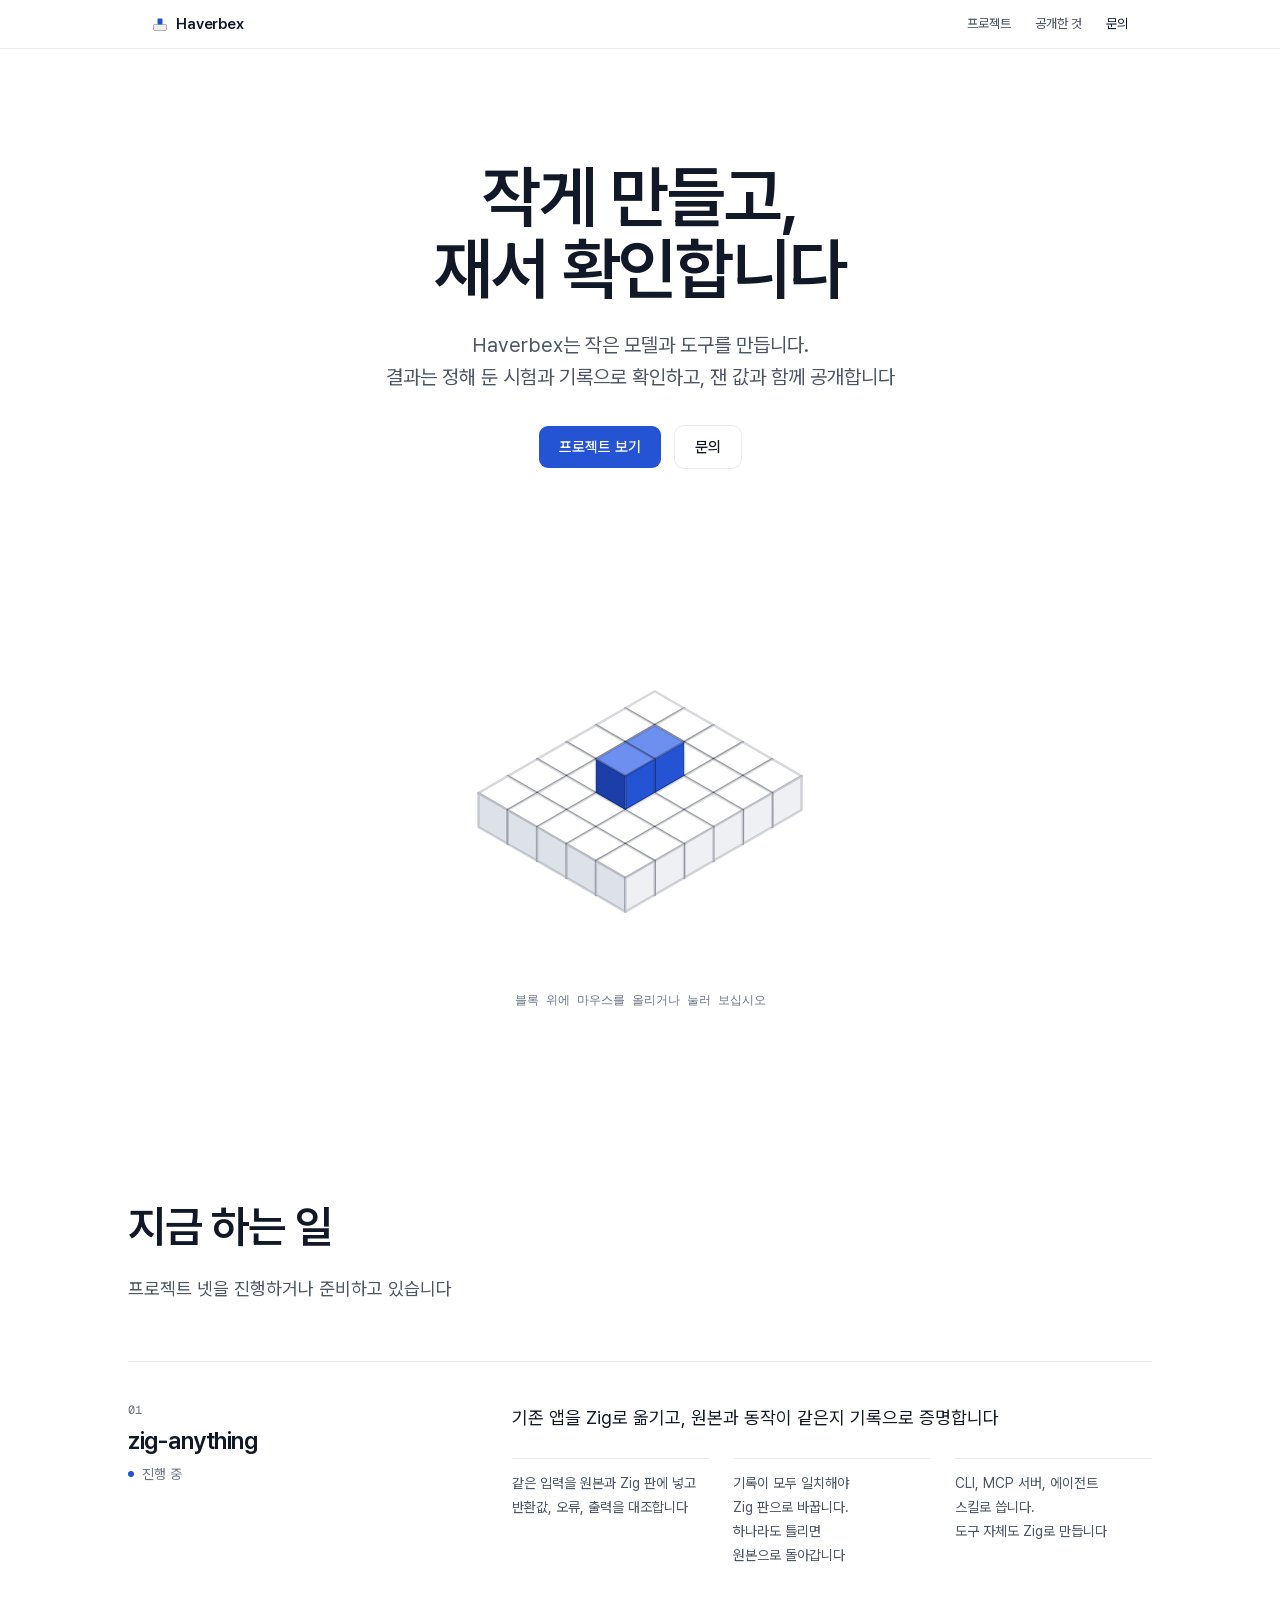
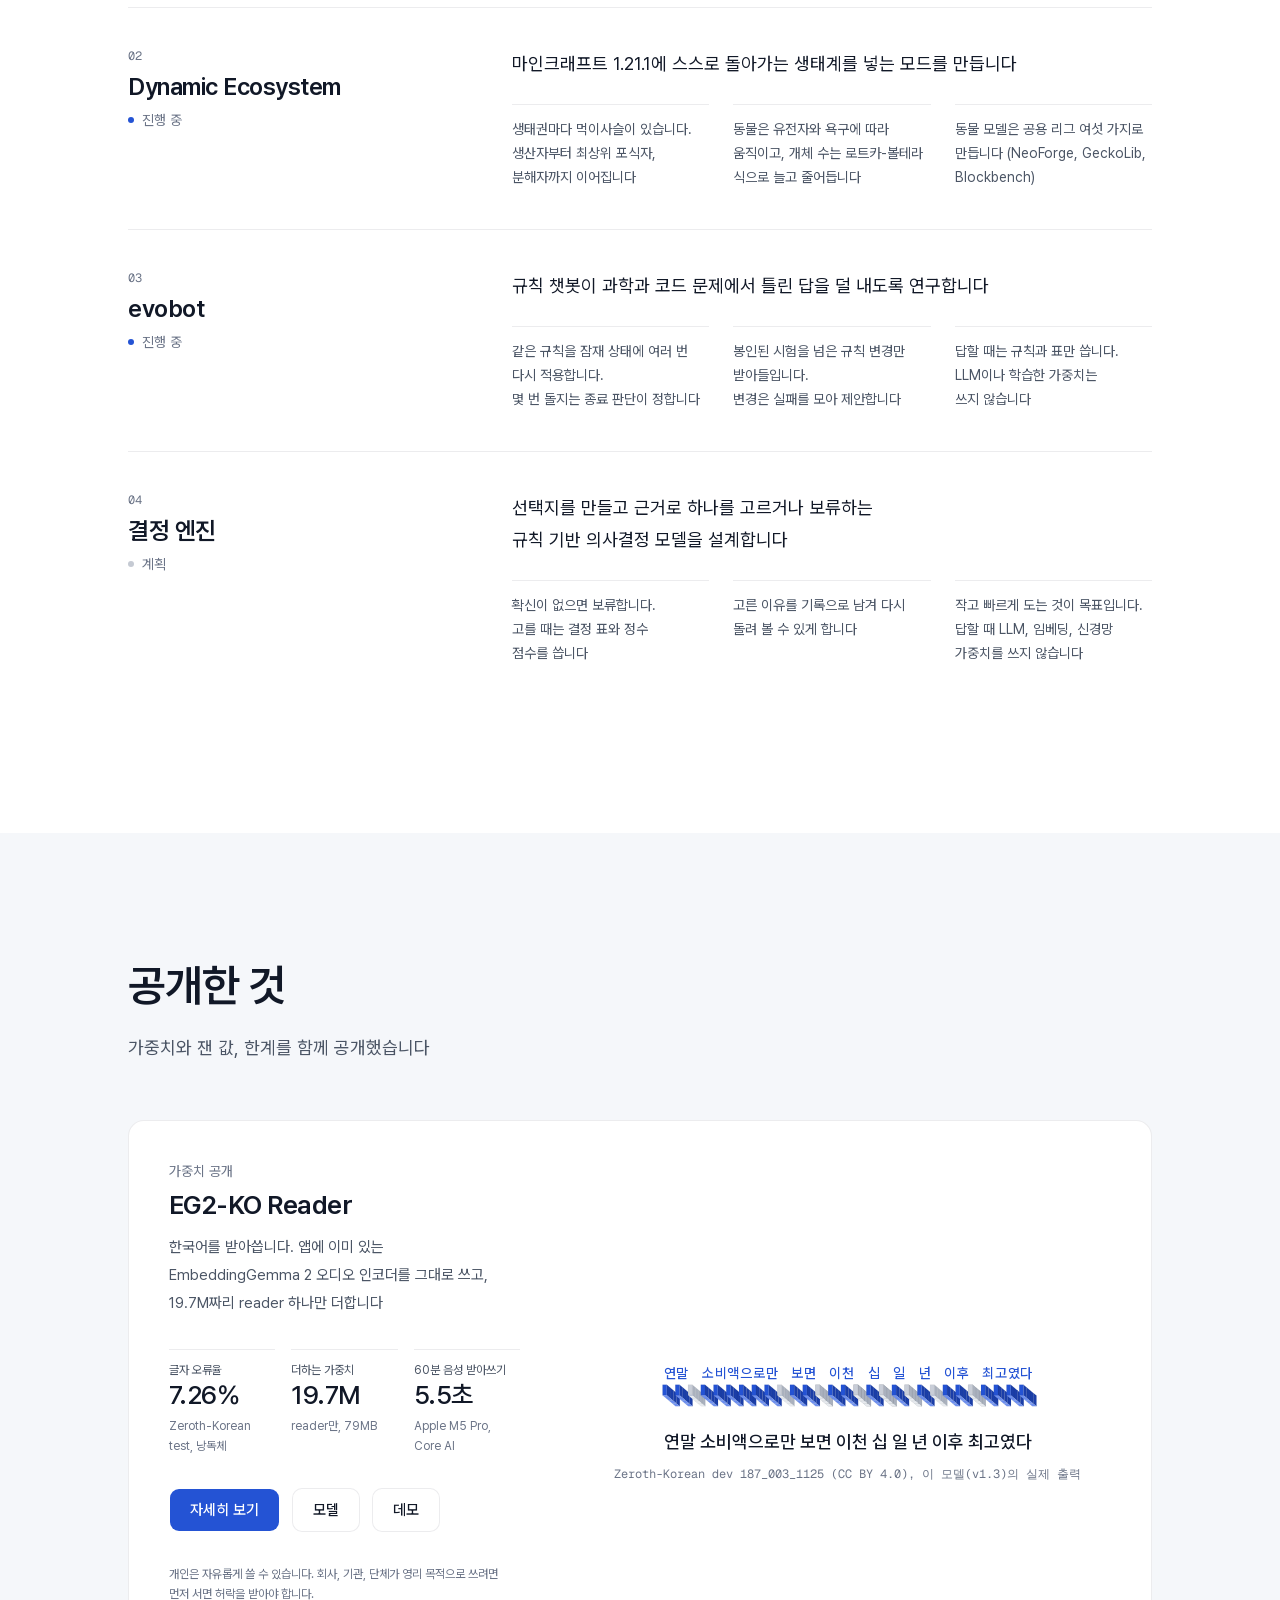
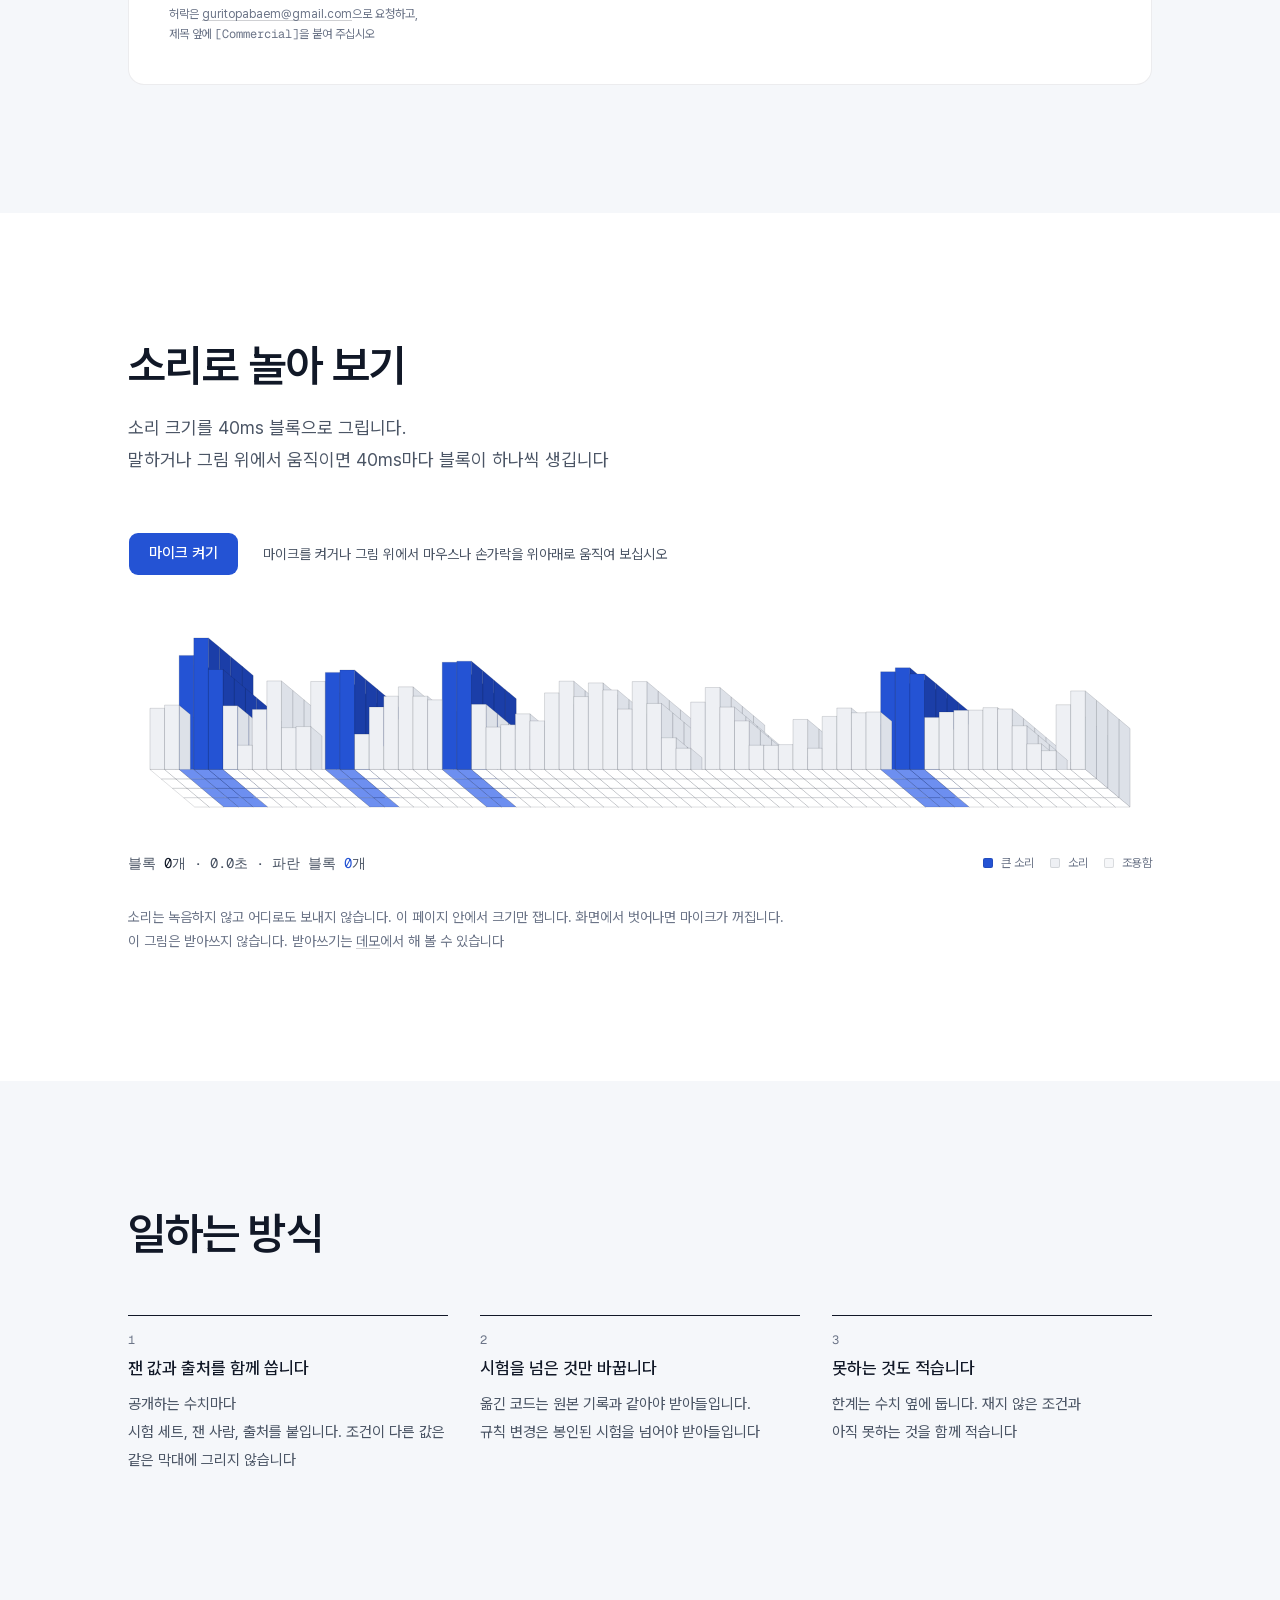
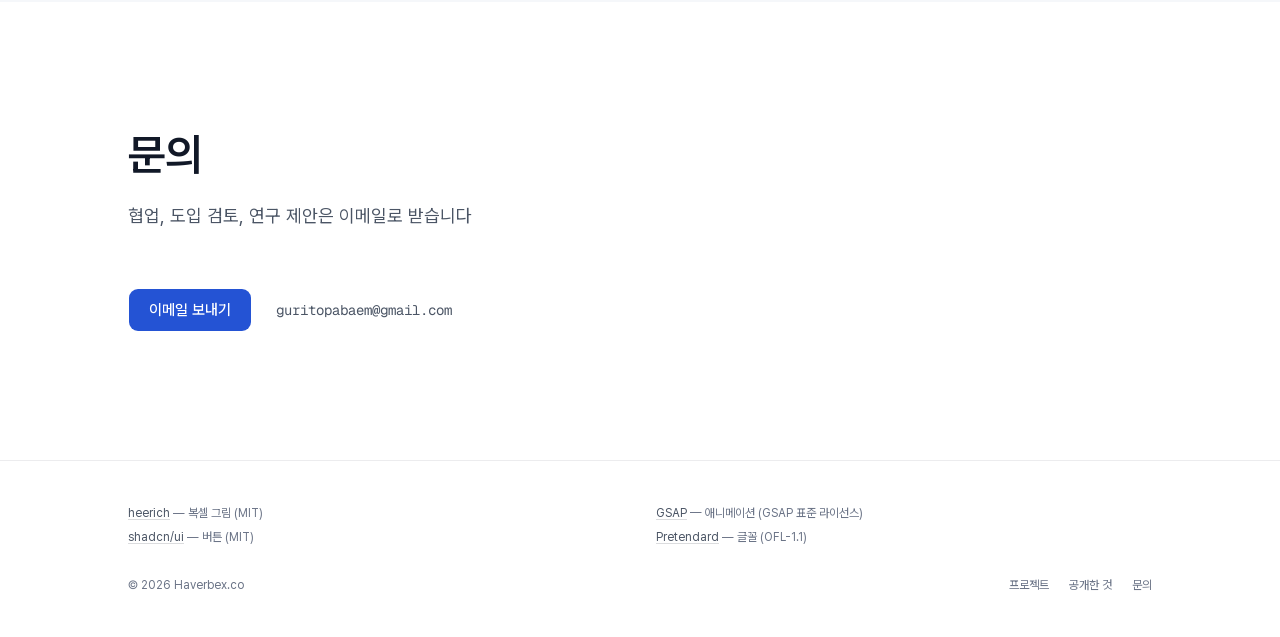
<file: index.html>
<!doctype html>
<html lang="ko">
  <head>
    <meta charset="UTF-8" />
    <meta name="site-root" content="./" />
    <link rel="icon" type="image/svg+xml" href="./favicon.svg" />
    <meta name="viewport" content="width=device-width, initial-scale=1.0" />
    <meta name="description" content="Haverbex: 기기 안에서 도는 작은 음성 모델. 제품, 일하는 방식, 문의." />
    <title>Haverbex</title>
    <script type="module" crossorigin src="./assets/home-Cp0UjlIA.js"></script>
    <link rel="modulepreload" crossorigin href="./assets/voxels-CWEep_7Q.js">
    <link rel="stylesheet" crossorigin href="./assets/voxels-CjRwZoI1.css">
  </head>
  <body>
    <div id="root"></div>
  </body>
</html>
</file>
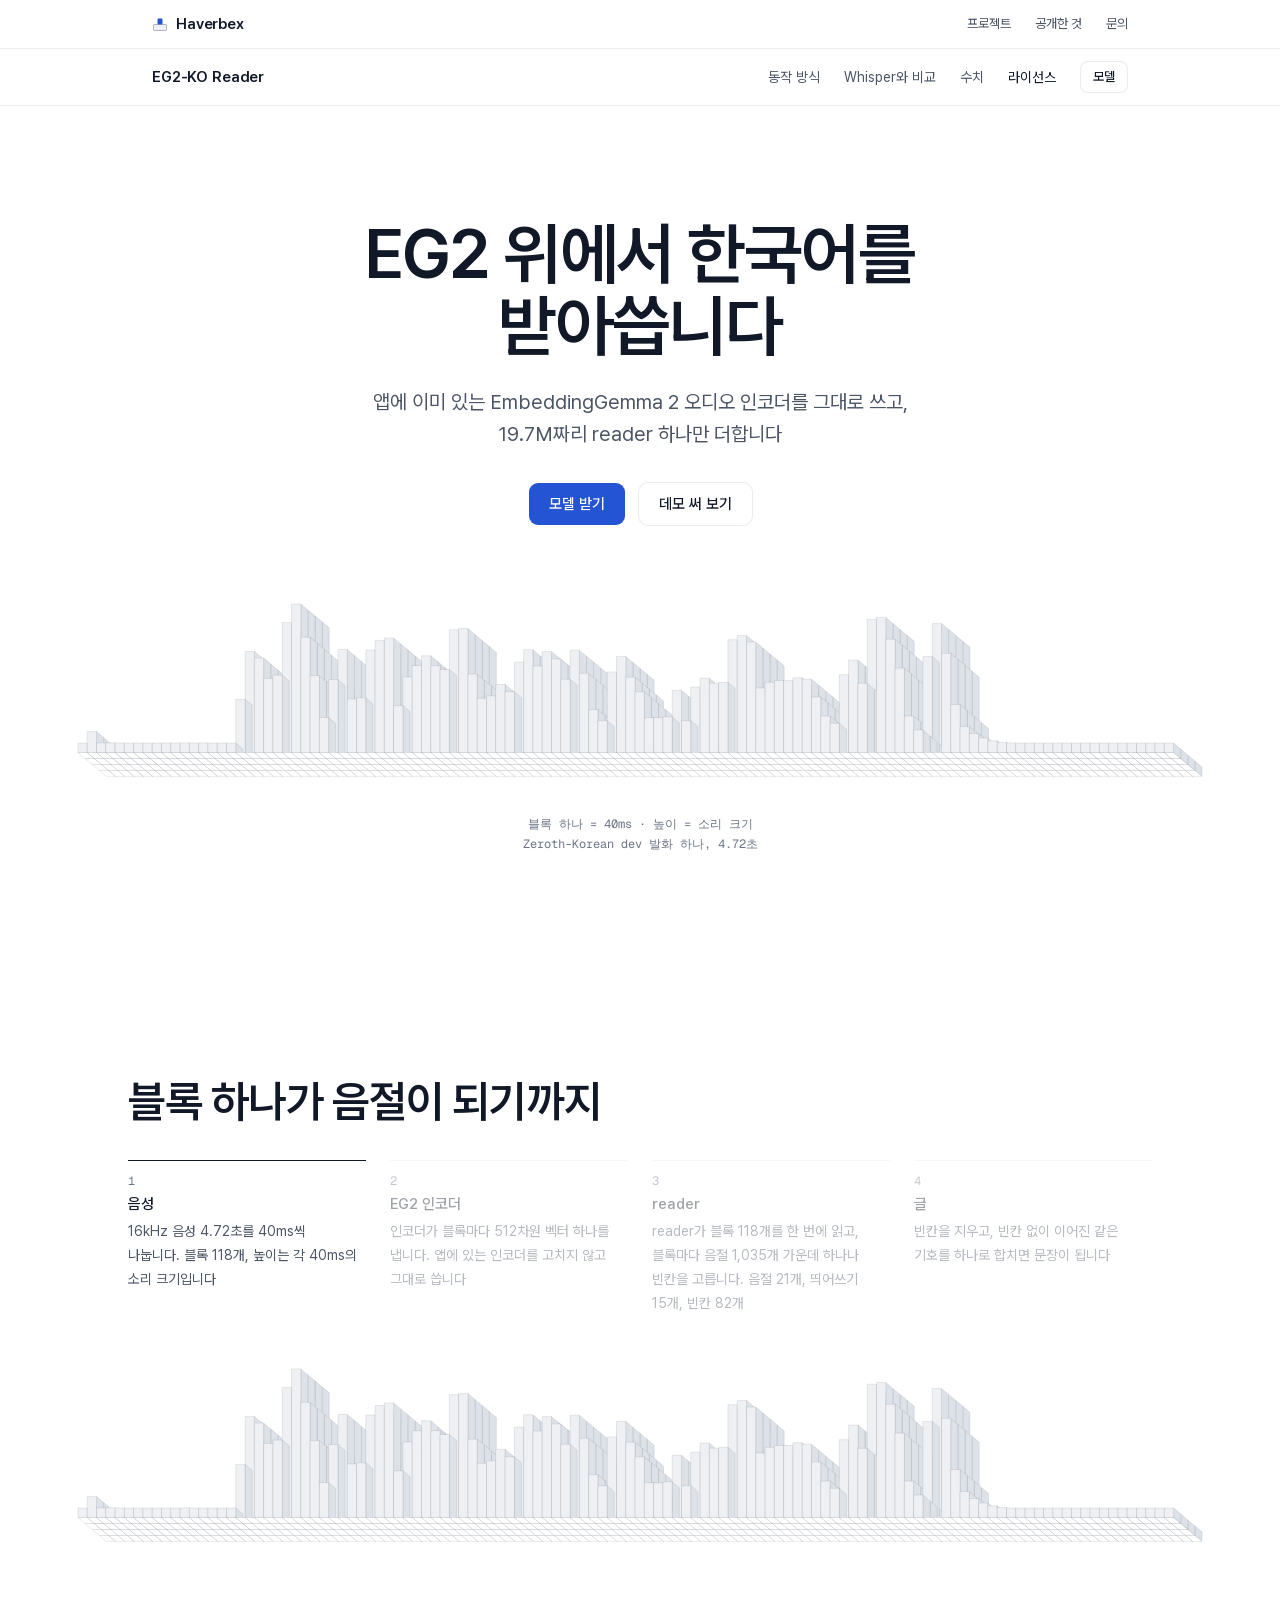
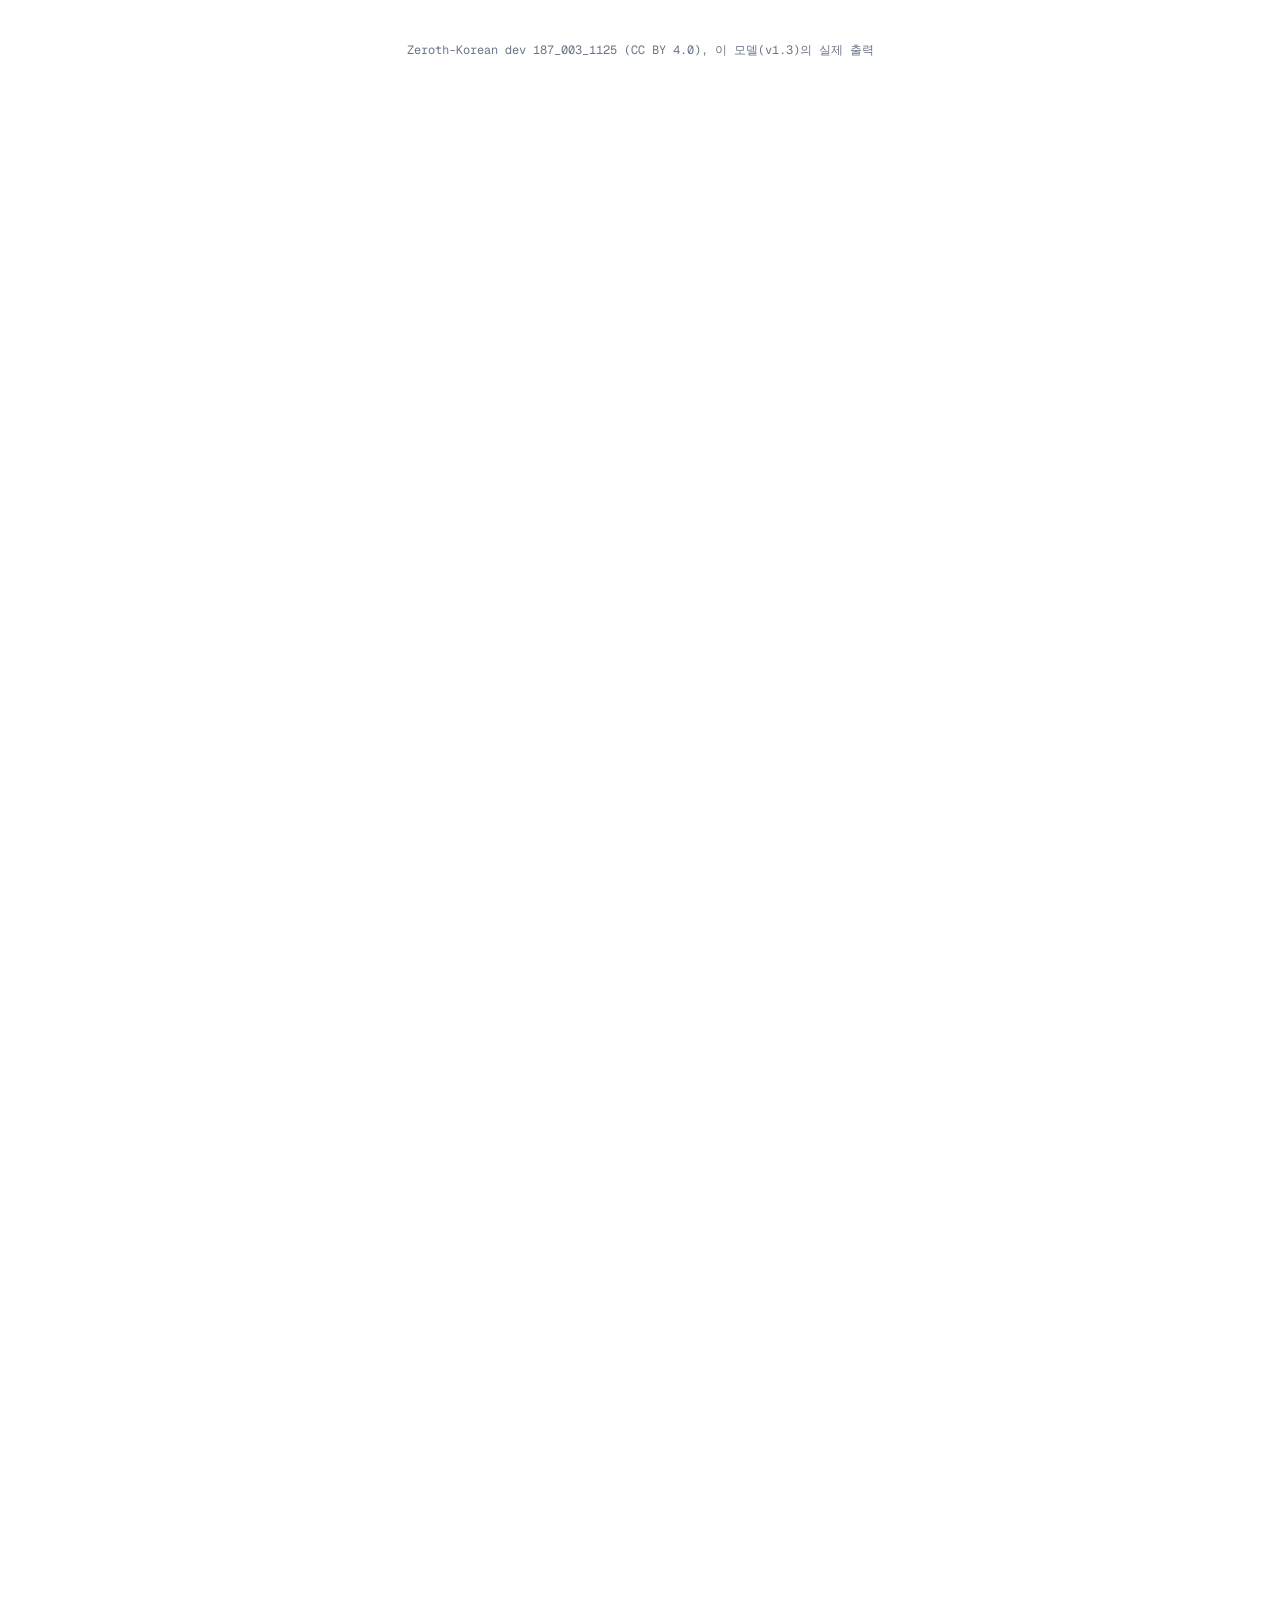
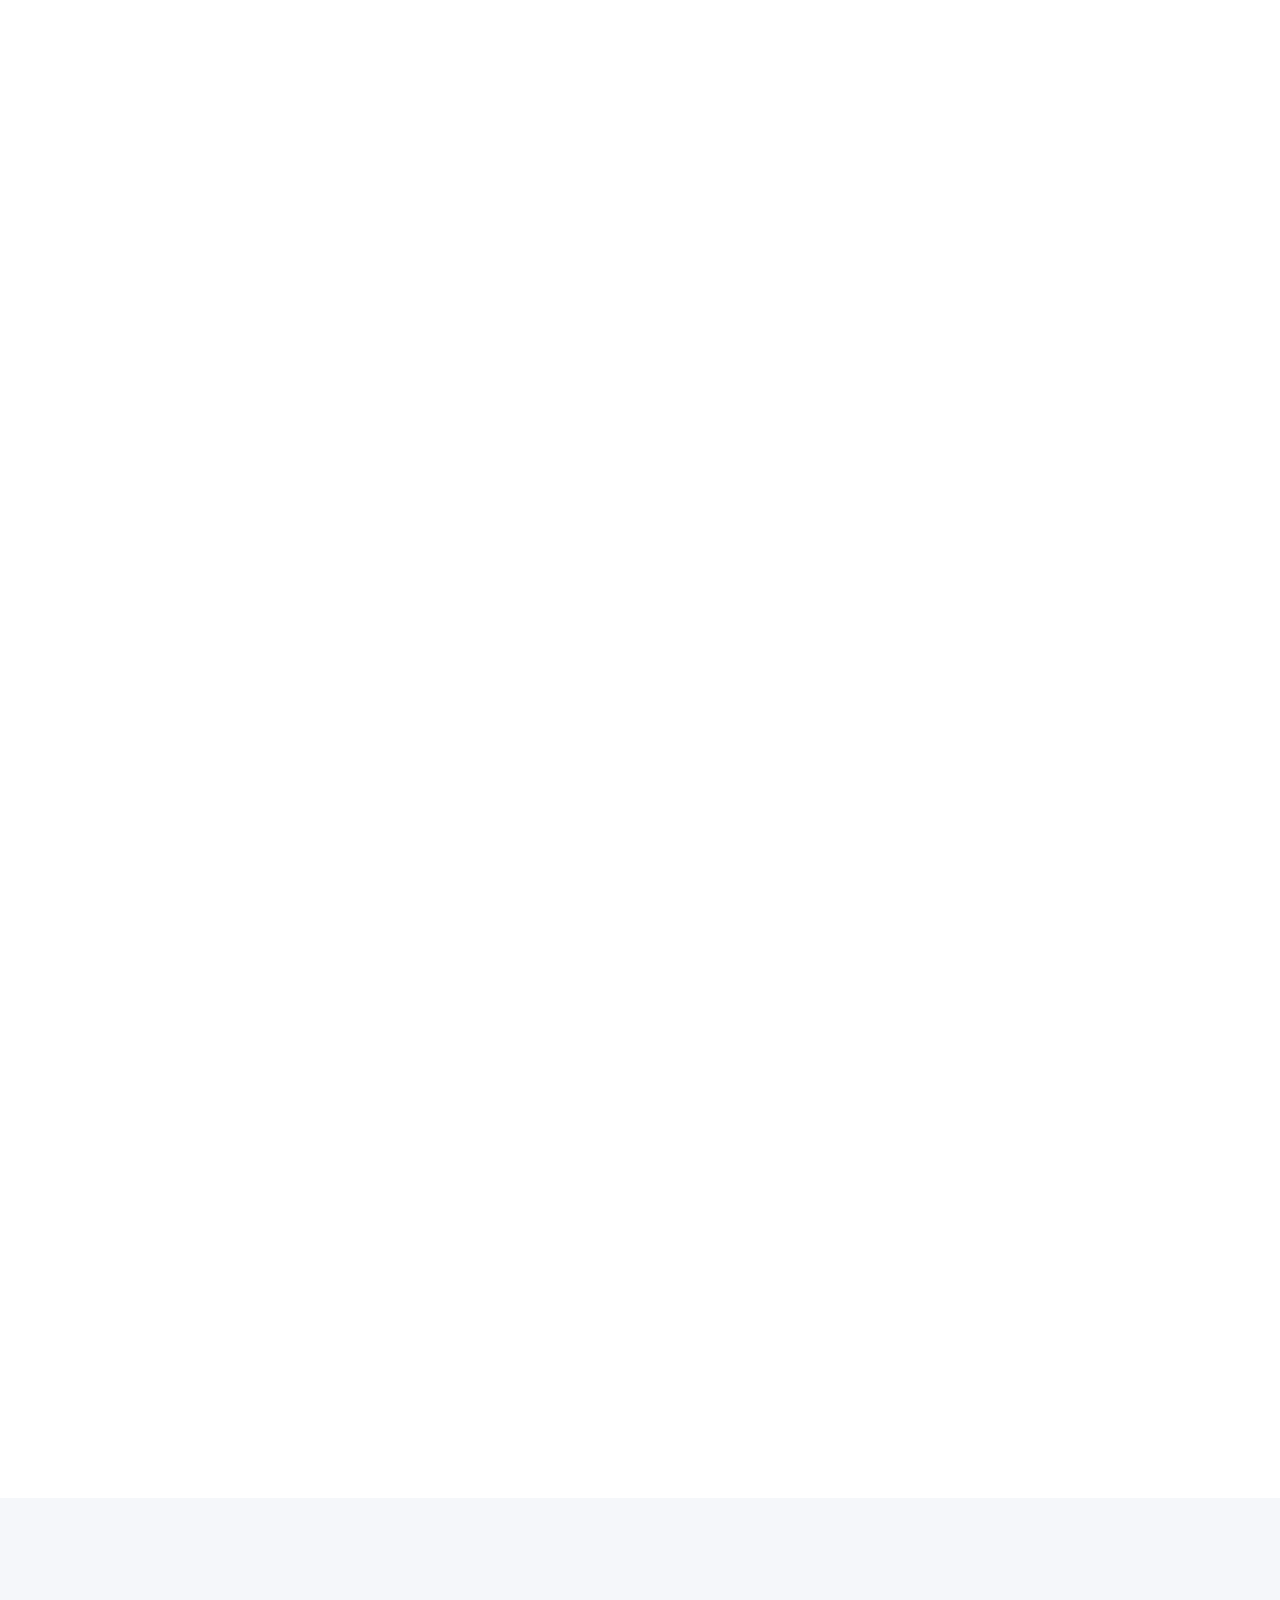
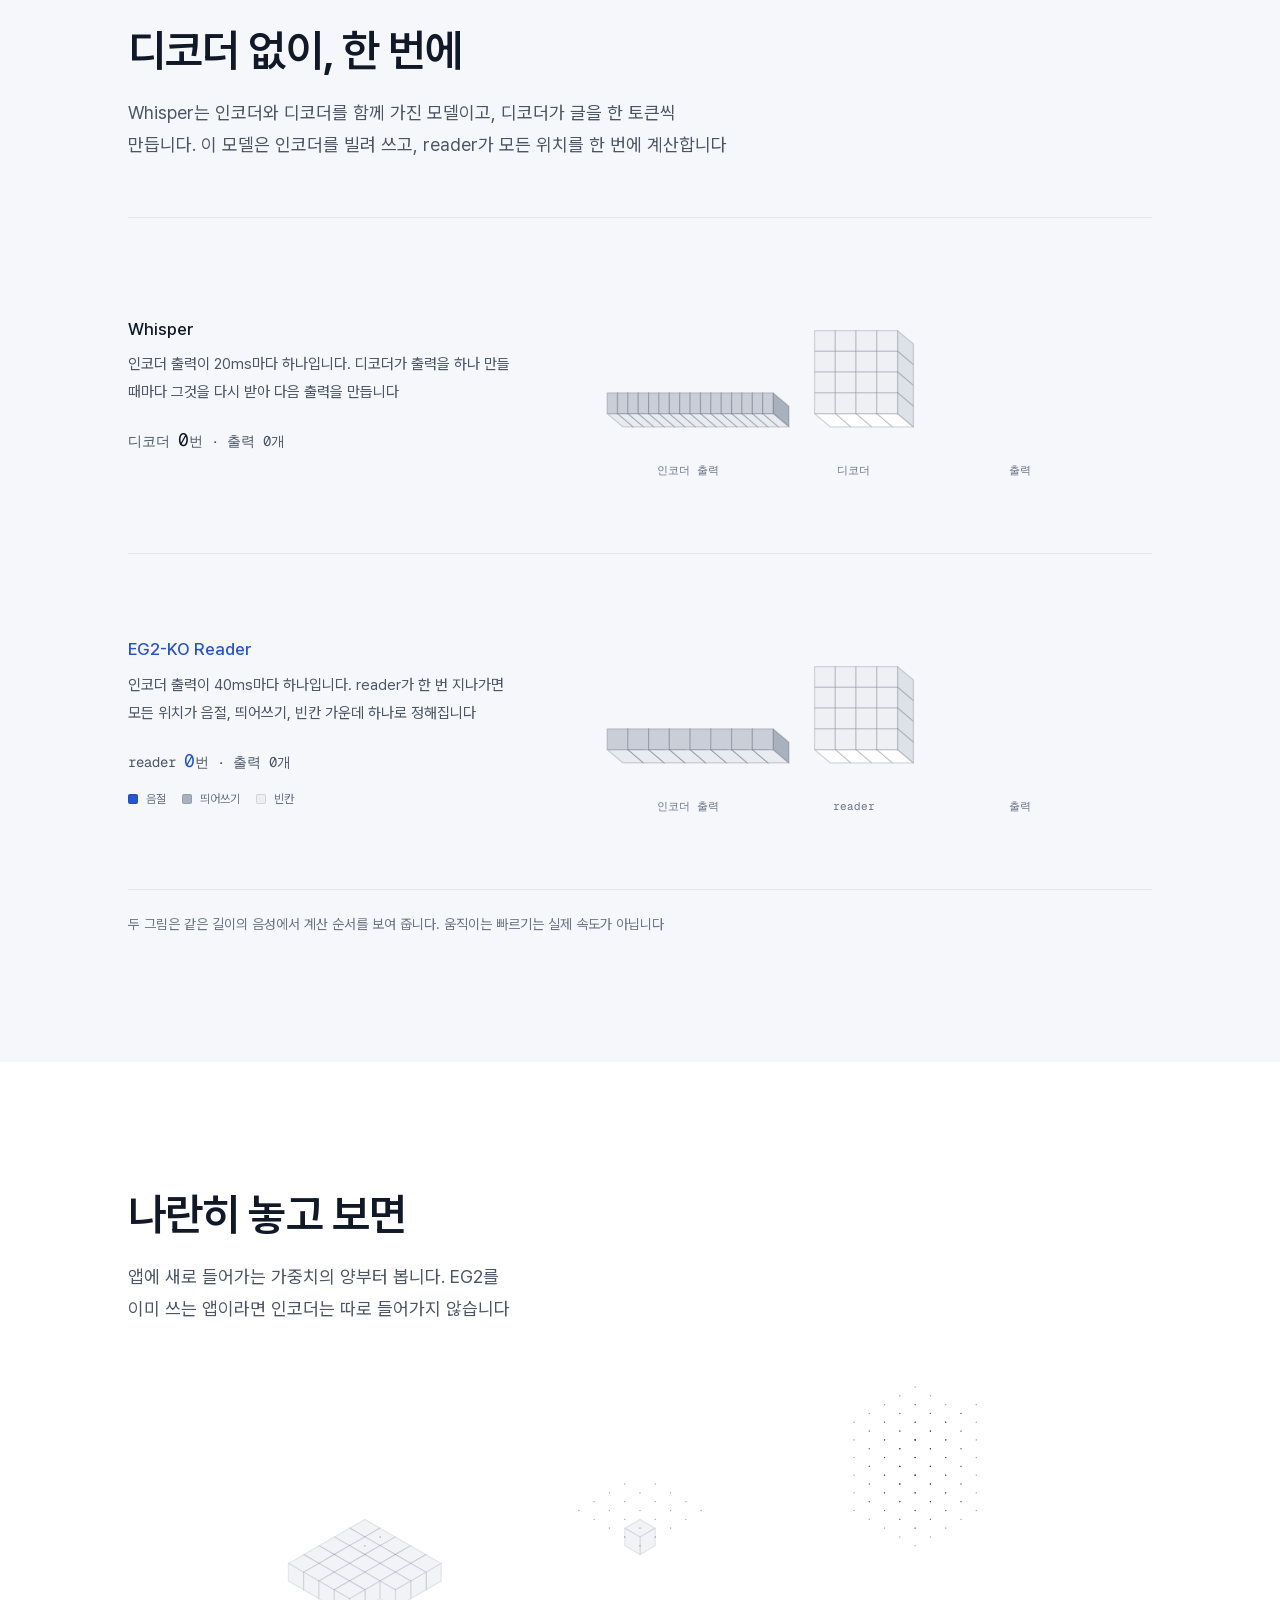
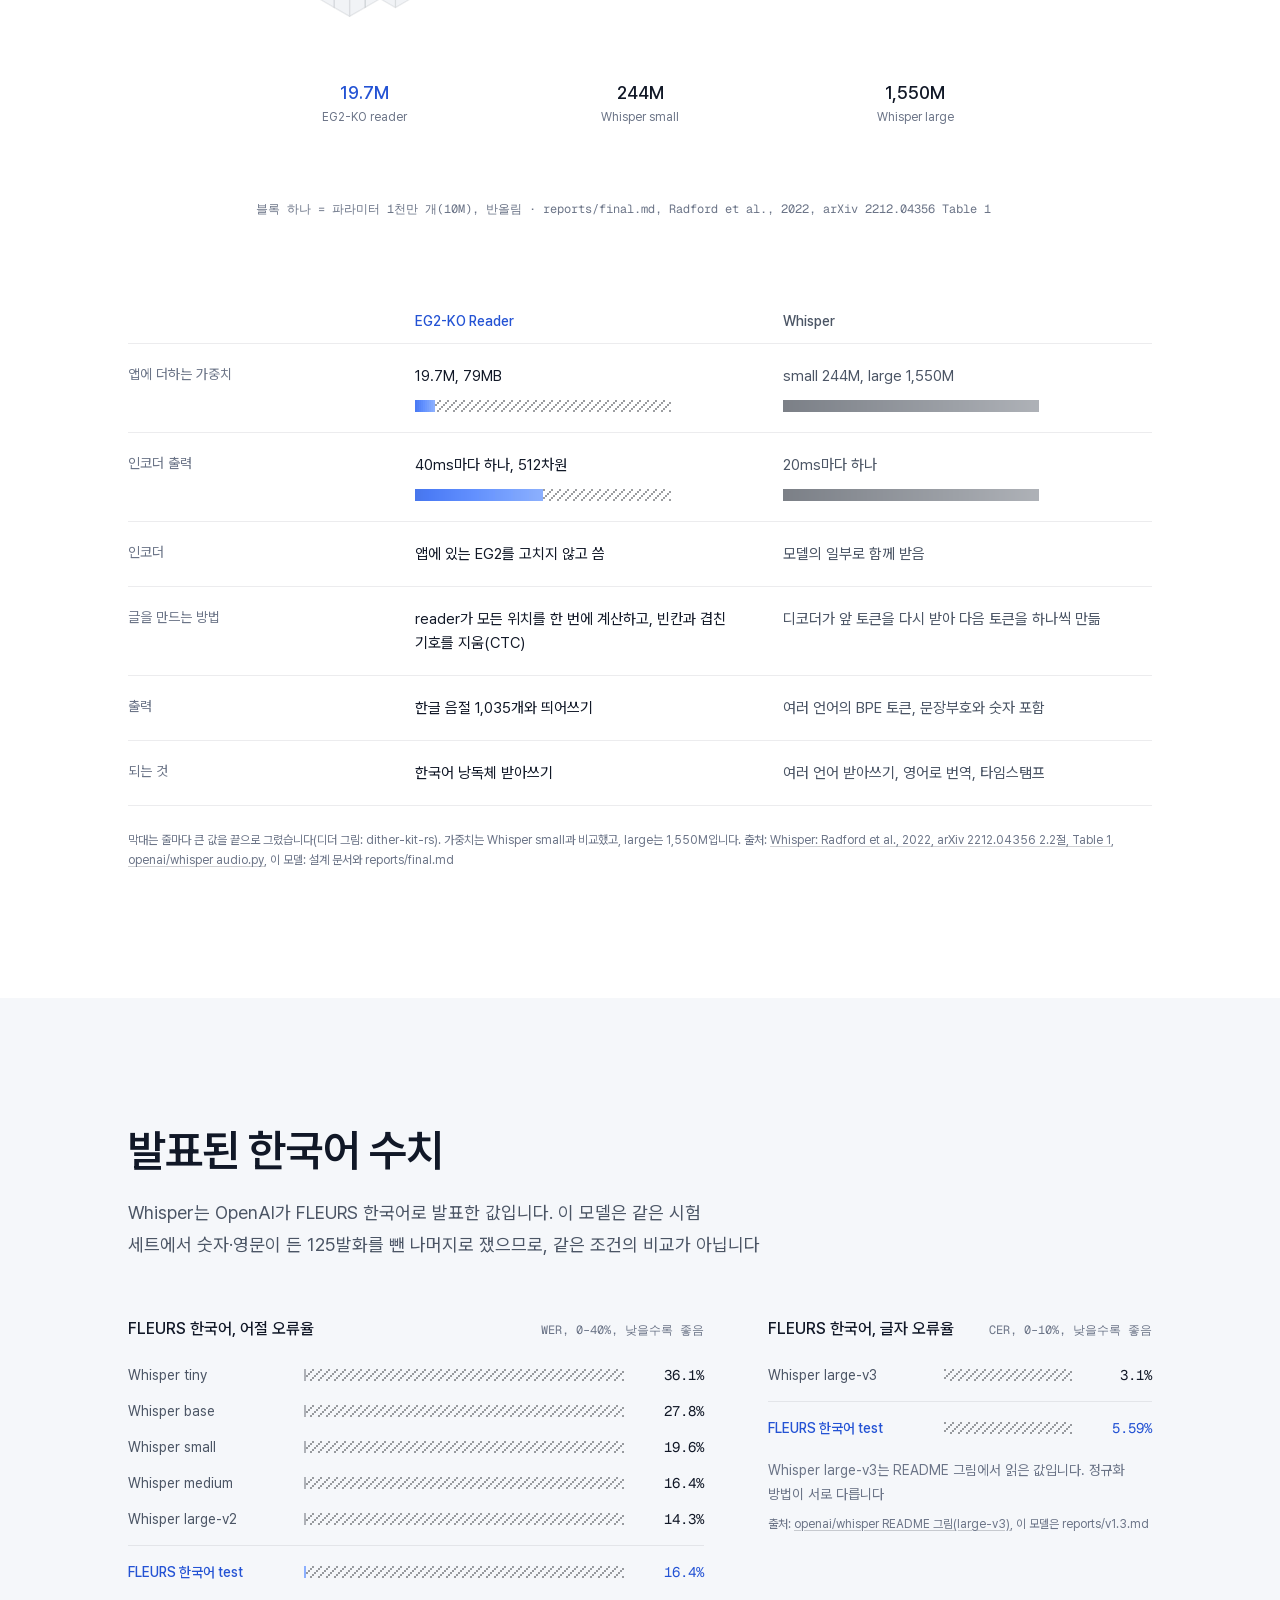
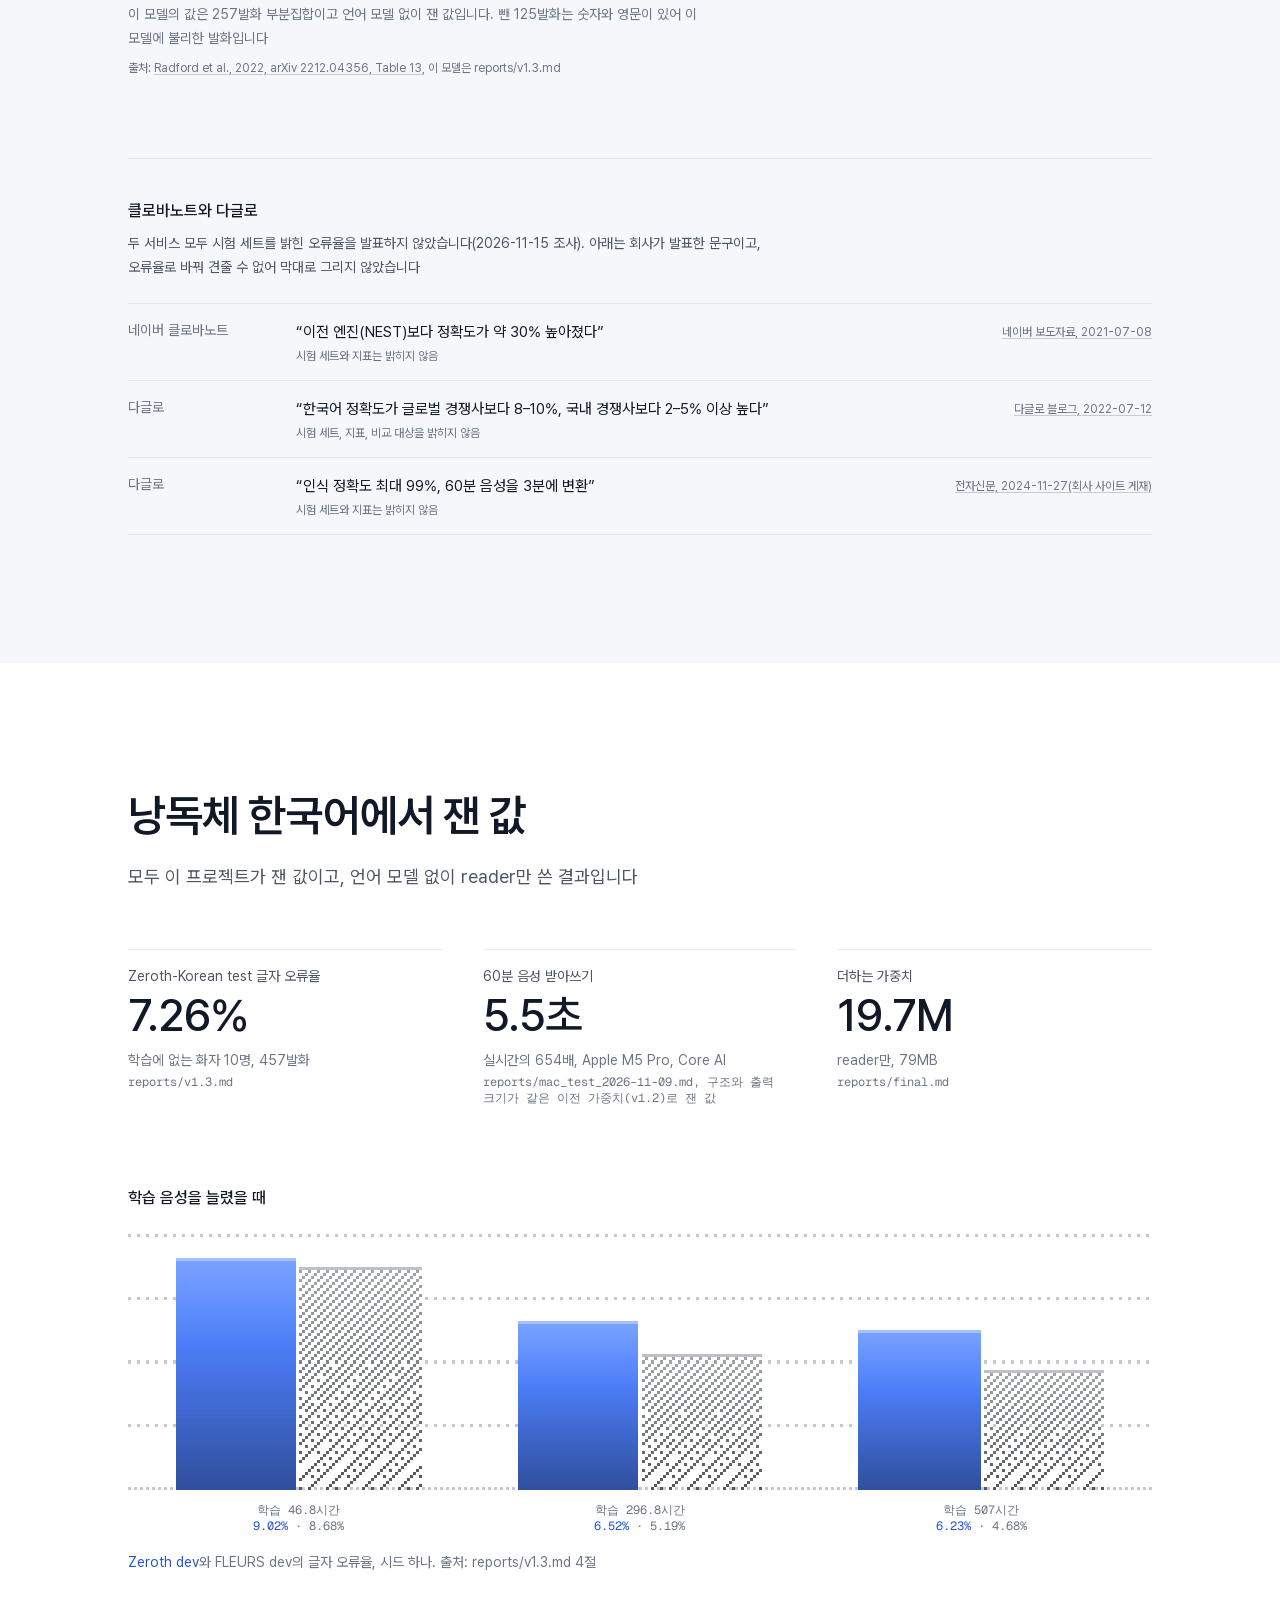
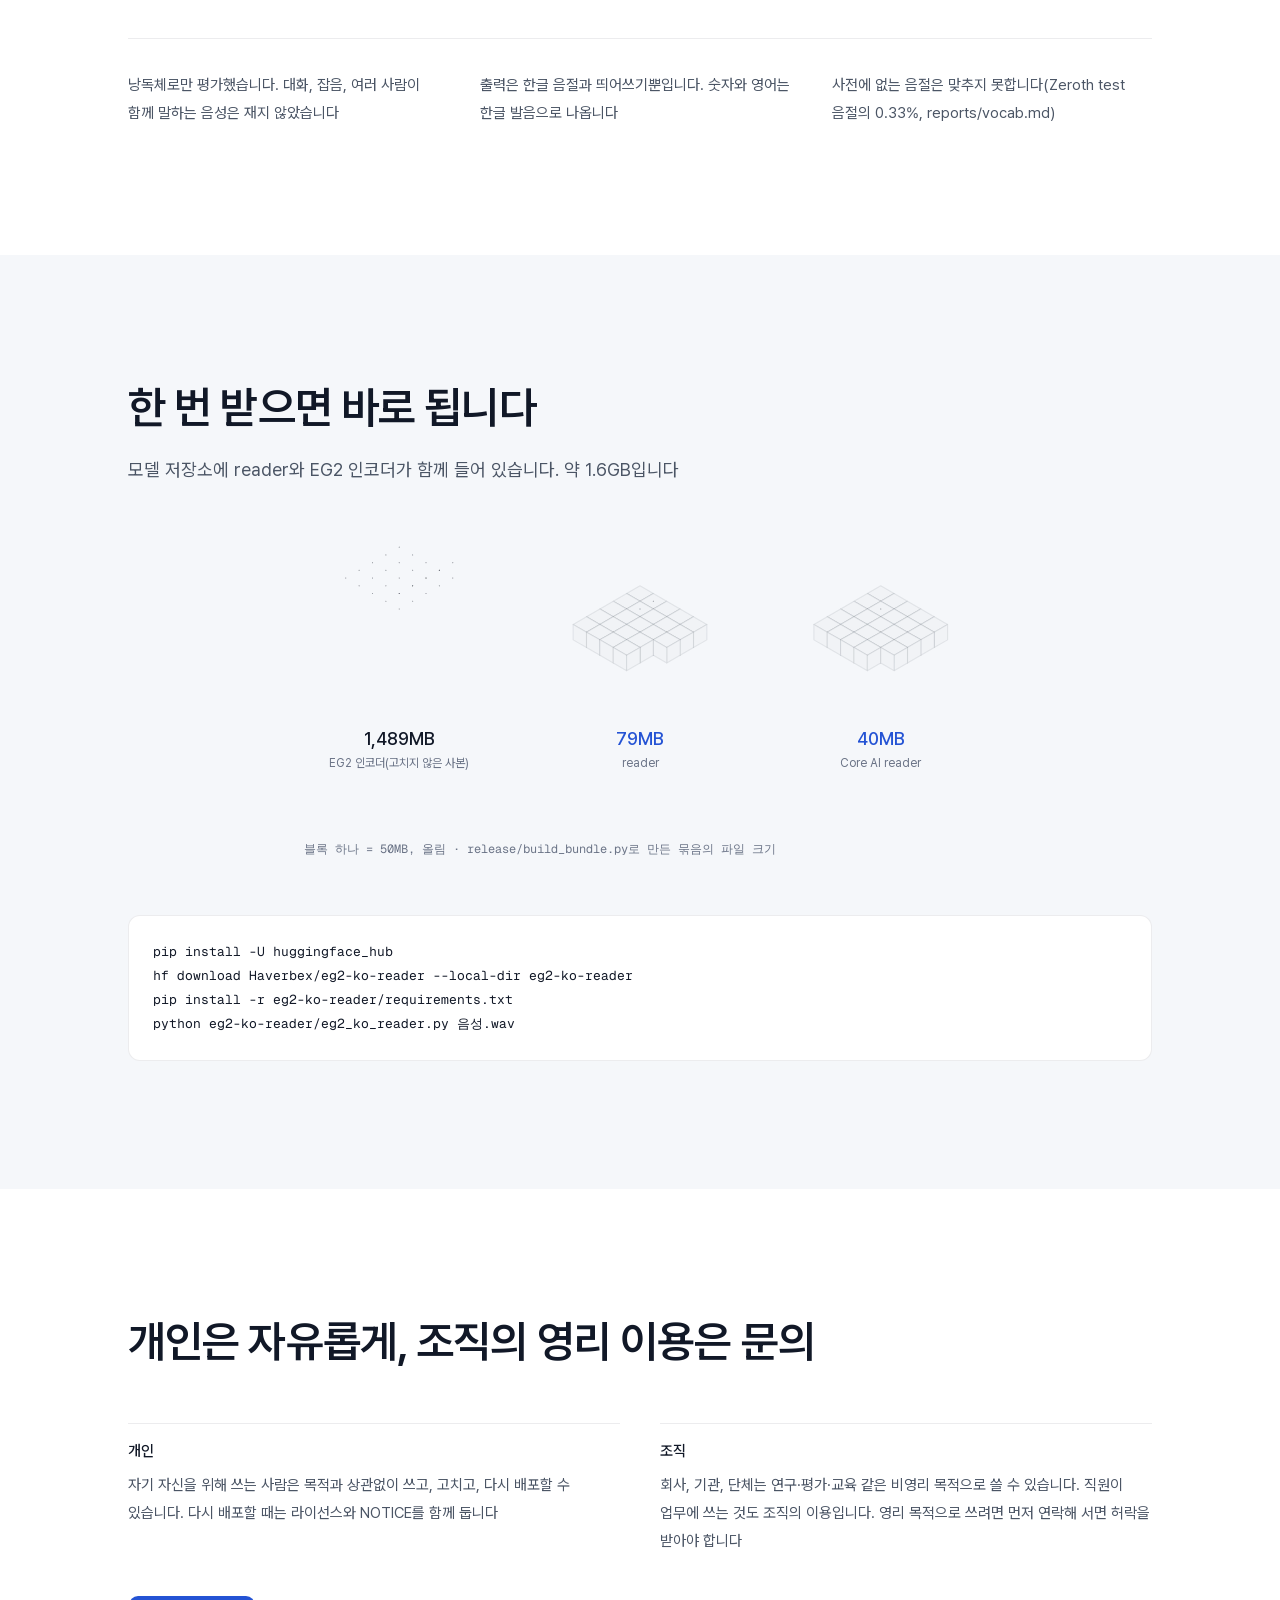
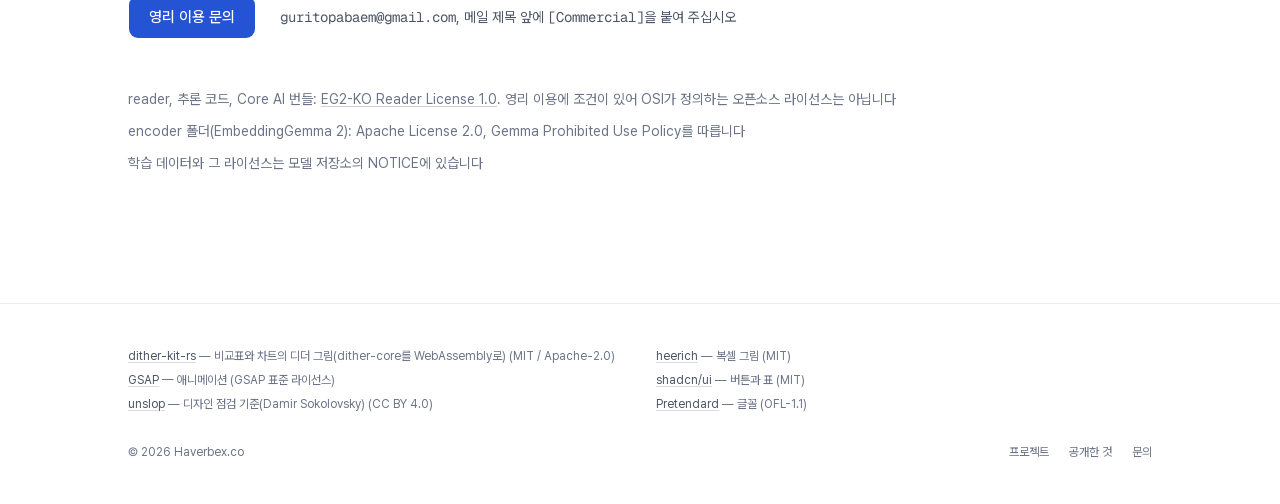
<file: eg2-ko-reader/index.html>
<!doctype html>
<html lang="ko">
  <head>
    <meta charset="UTF-8" />
    <meta name="site-root" content="../" />
    <link rel="icon" type="image/svg+xml" href="../favicon.svg" />
    <meta name="viewport" content="width=device-width, initial-scale=1.0" />
    <meta name="description" content="EG2-KO Reader: EmbeddingGemma 2 오디오 인코더 위에 얹는 한국어 받아쓰기 reader. 동작 방식, Whisper 방식과의 비교, 수치와 출처." />
    <title>EG2-KO Reader · Haverbex</title>
    <script type="module" crossorigin src="../assets/eg2-ko-reader-DPTMfSpq.js"></script>
    <link rel="modulepreload" crossorigin href="../assets/voxels-CWEep_7Q.js">
    <link rel="stylesheet" crossorigin href="../assets/voxels-CjRwZoI1.css">
  </head>
  <body>
    <div id="root"></div>
  </body>
</html>
</file>
